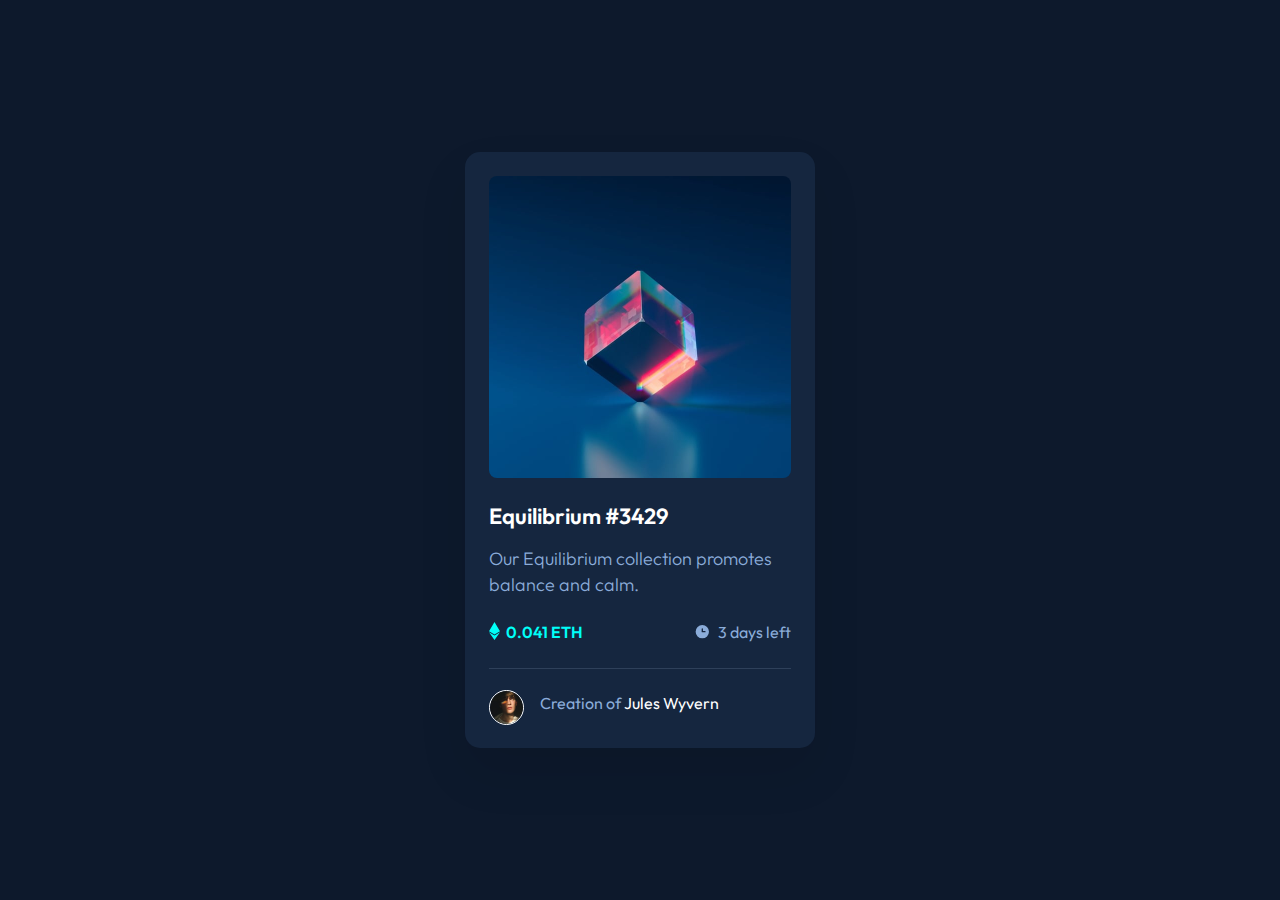
<file: NFT-preview-card/index.html>
<!DOCTYPE html>
<html lang="en">
<head>
  <meta charset="UTF-8">
  <meta name="viewport" content="width=device-width, initial-scale=1.0"> <!-- displays site properly based on user's device -->

  <link rel="icon" type="image/png" sizes="32x32" href="./images/favicon-32x32.png">
  <link rel="preconnect" href="https://fonts.googleapis.com">
  <link rel="preconnect" href="https://fonts.gstatic.com" crossorigin>
  <link href="https://fonts.googleapis.com/css2?family=Outfit:wght@400;600&display=swap" rel="stylesheet">
  
  <title>Frontend Mentor | NFT preview card component</title>
  <link rel="stylesheet" href="design/reset.css" media="screen" />
  <link rel="stylesheet" href="design/style.css" media="screen" />

  <!-- Feel free to remove these styles or customise in your own stylesheet 👍 -->
  <style>
    .attribution { font-size: 11px; text-align: center; }
    .attribution a { color: hsl(228, 45%, 44%); }
  </style>
</head>
<body>
  <div class="main-wrapper">
    <div class="nft-card">
      <div class="nft-card-details">

        <div class="container">
          <img src="images/image-equilibrium.jpg" alt="cube equilibrium">
          <div class="middle">
            <div class="eye">
              <img src="images/Eye.png" alt="eye">
            </div>
          </div>
        </div>

        <h1>Equilibrium #3429</h1>

        <p>Our Equilibrium collection promotes balance and calm.</p>
        <div class="nft-card-info">
          <span class="eth">0.041 ETH</span>
          <span class="deadline">3 days left</span>
        </div>
        <div class="nft-card-author">
          <!-- <div class="rounded-img"> -->
            <img class="avatar" src="images/image-avatar.png" alt="nft card author avatar">
          <!-- </div> -->
          <p class="author">Creation of <span class="author-name">Jules Wyvern</span></p>
        </div>
      </div>
    </div>
  </div>

  <!-- <div class="attribution">
    Challenge by <a href="https://www.frontendmentor.io?ref=challenge" target="_blank">Frontend Mentor</a>. 
    Coded by <a href="#">Liia Kukava</a>.
  </div> -->
</body>
</html>
</file>
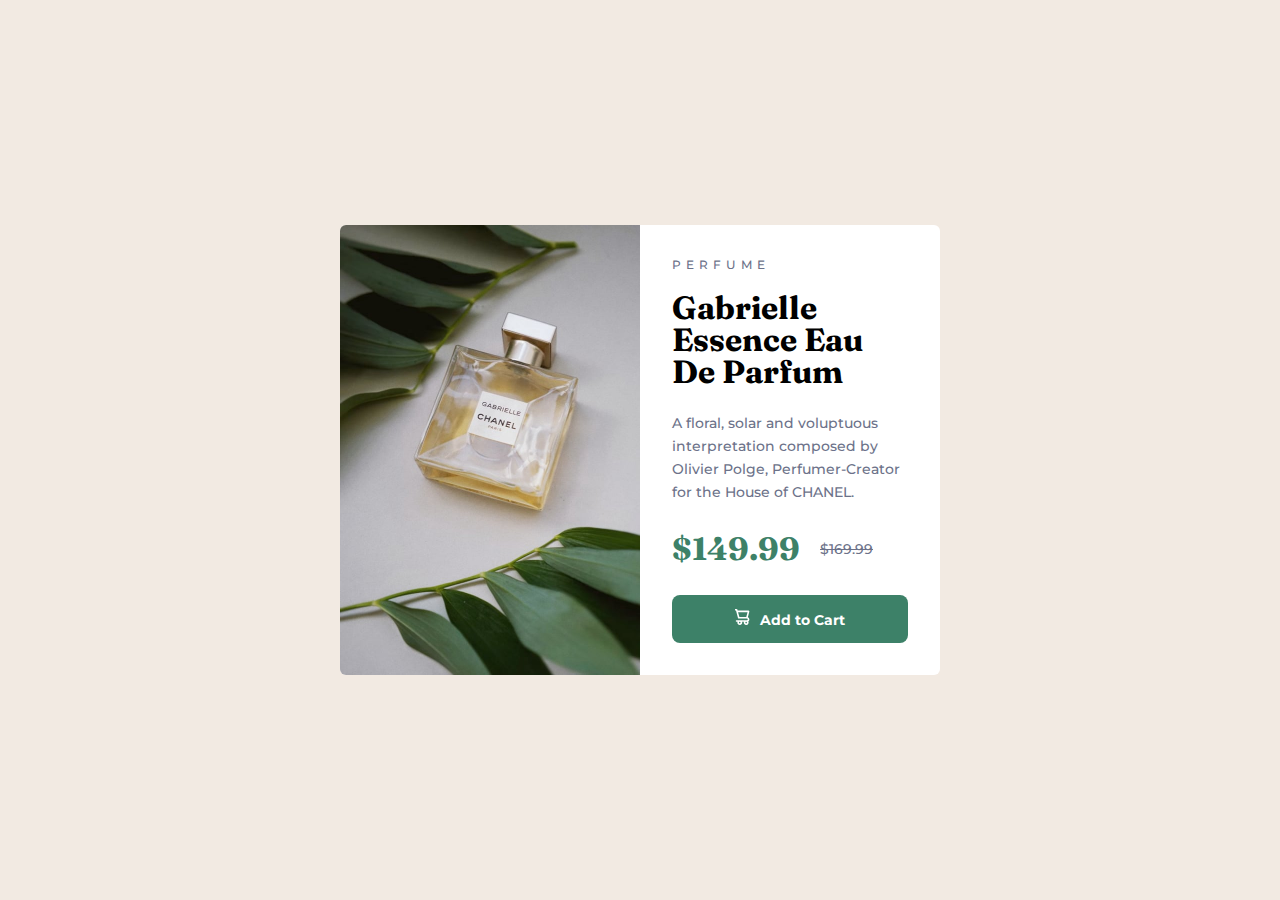
<file: Product-preview-card/index.html>
<!DOCTYPE html>
<html lang="en">
<head>
  <meta charset="UTF-8">
  <meta name="viewport" content="width=device-width, initial-scale=1.0"> <!-- displays site properly based on user's device -->

  <link rel="icon" type="image/png" sizes="32x32" href="./images/favicon-32x32.png">
  
  <title>Frontend Mentor | Product preview card component</title>
  <link rel="stylesheet" href="design/reset.css" media="screen" />
  <link rel="stylesheet" href="design/style.css" media="screen" />
  <link rel="preconnect" href="https://fonts.googleapis.com">
<link rel="preconnect" href="https://fonts.gstatic.com" crossorigin>
<link href="https://fonts.googleapis.com/css2?family=Montserrat:wght@500;700&display=swap" rel="stylesheet">
<link href="https://fonts.googleapis.com/css2?family=Fraunces:opsz,wght@9..144,700&display=swap" rel="stylesheet">

  <!-- Feel free to remove these styles or customise in your own stylesheet 👍 -->
  <style>
    .attribution { font-size: 11px; text-align: center; }
    .attribution a { color: hsl(228, 45%, 44%); }
  </style>
</head>
<body>
  <div class="main-wrapper">
    <div class="card-product">
      <picture>
        <img class="for-mobile" src="images/image-product-mobile.jpg" alt="Parfum preview">
        <img class="for-desktop" src="images/image-product-desktop.jpg" alt="Parfum preview">
      </picture>

    <div class="card-info">
      <p class="perfume">PERFUME</p>

      <h1>Gabrielle Essence Eau De Parfum</h1>

      <p>A floral, solar and voluptuous interpretation composed by Olivier Polge, 
      Perfumer-Creator for the House of CHANEL.</p>

      <div class="card-price">
        <span class="current-price">$149.99</span>
        <span class="no-discount-price">$169.99</span>
      </div>
      <button class="add-to-cart">Add to Cart</button>
    </div>
    </div>
  </div>
  
  <!-- <div class="attribution">
    Challenge by <a href="https://www.frontendmentor.io?ref=challenge" target="_blank">Frontend Mentor</a>. 
    Coded by <a href="#">Your Name Here</a>.
  </div> -->
</body>
</html>
</file>
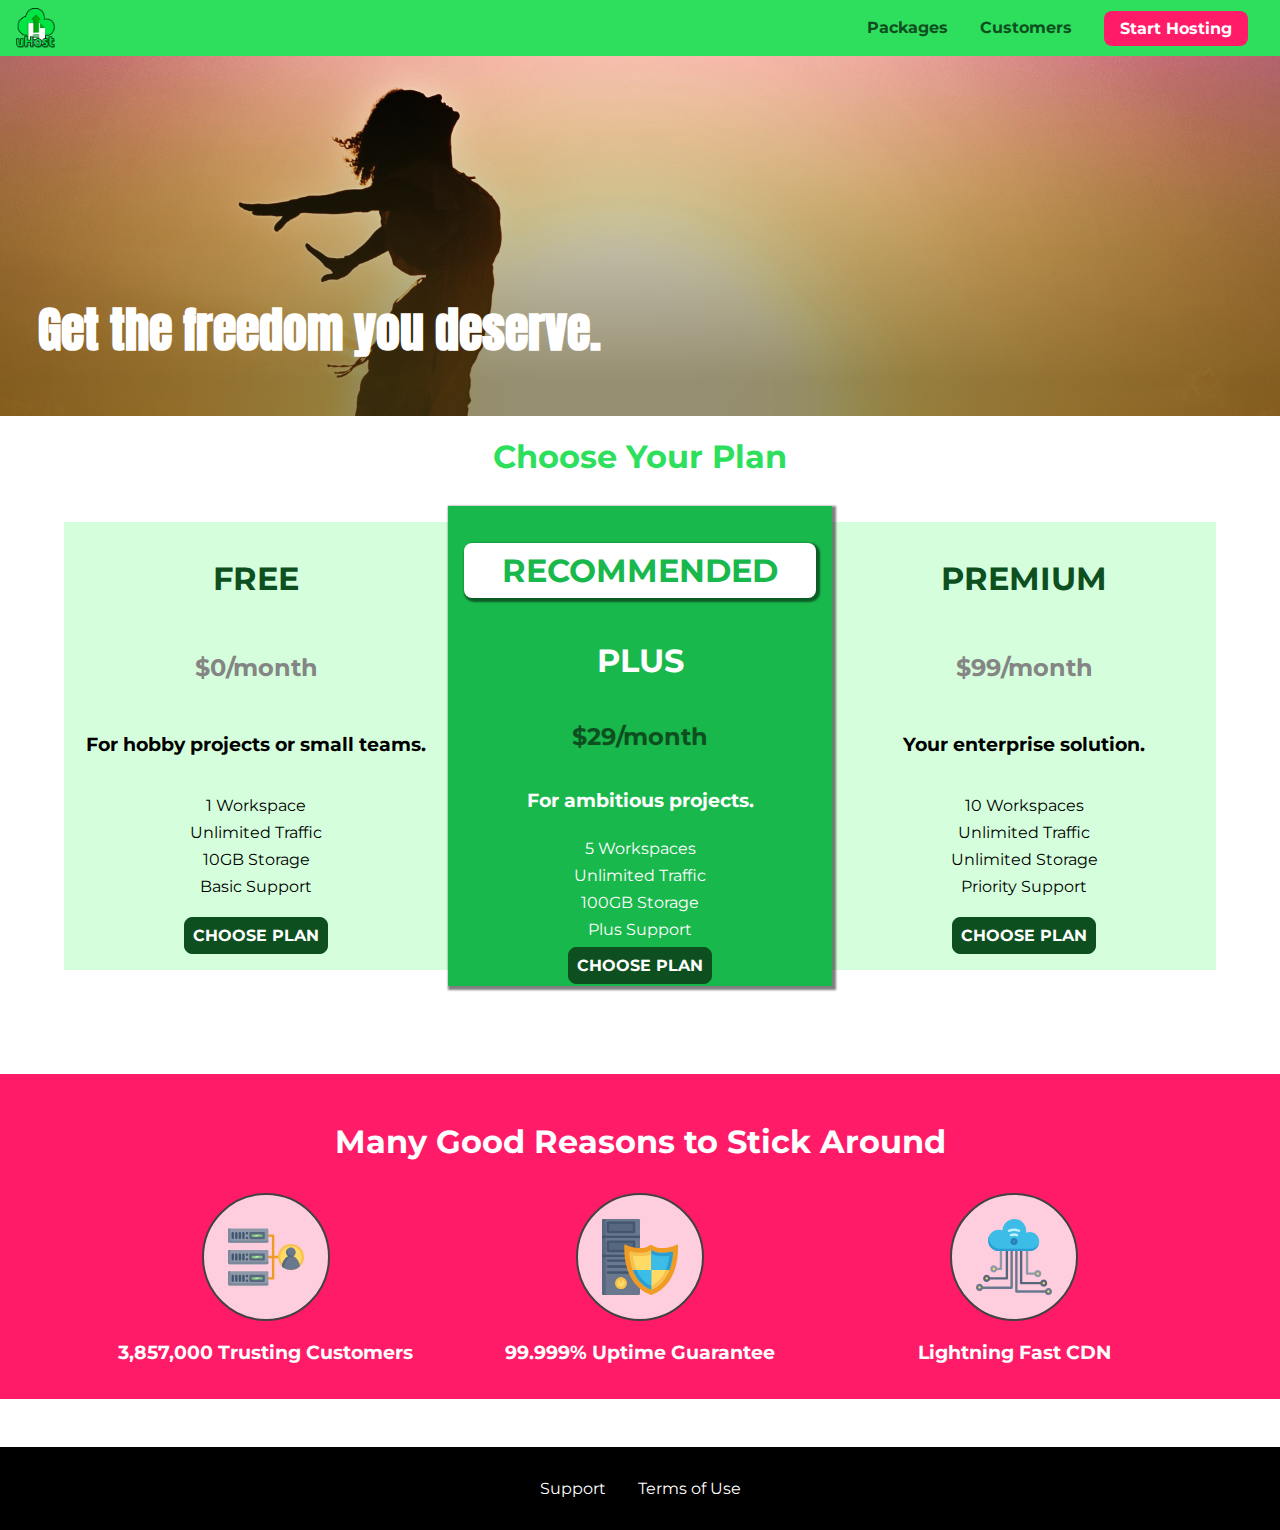
<file: uHost_project/index.html>
<!DOCTYPE html>
<html lang="en">

<head>
    <meta charset="UTF-8">
    <meta http-equiv="X-UA-Compatible" content="ie=edge">
    <meta name="viewport" content="width=device-width, initial-scale=1.0">
    <title>uHost</title>
    <link rel="shortcut icon" href="favicon.png">
    <!-- <link href="https://fonts.googleapis.com/css2?family=Anton&display=swap" rel="stylesheet">
    <link href="https://fonts.googleapis.com/css2?family=Anton&family=Montserrat:wght@400;700&display=swap" rel="stylesheet"> -->
    <link rel="stylesheet" href="shared.css">
    <link rel="stylesheet" href="main.css">
</head>

<body>
    <div class="backdrop"></div>
    <div class="modal">
        <h1 class="modal__title">Do you want to continue?</h1>
        <div class="modal__actions">
            <a href="start-hosting/index.html" class="modal__action">Yes!</a>
            <button class="modal__action modal__action--negative" type="button">No!</button>
        </div>
    </div>
    <header class="main-header">
        <div>
            <button class="toggle-button">
                <span class="toggle-button__bar"></span>
                <span class="toggle-button__bar"></span>
                <span class="toggle-button__bar"></span>
            </button>
            <a href="index.html" class="main-header__brand">
                <img src="images/uhost-icon.png" alt="uHost - Your favorite hosting company">
            </a>
        </div>
        <nav class="main-nav">
            <ul class="main-nav__items">
                <li class="main-nav__item">
                    <a href="packages/index.html">Packages</a>
                </li>
                <li class="main-nav__item">
                    <a href="customers/index.html">Customers</a>
                </li>
                <li class="main-nav__item main-nav__item--cta">
                    <a href="start-hosting/index.html">Start Hosting</a>
                </li>
            </ul>
        </nav>
    </header>
    <nav class="mobile-nav">
        <ul class="mobile-nav__items">
            <li class="mobile-nav__item">
                <a href="packages/index.html">Packages</a>
            </li>
            <li class="mobile-nav__item">
                <a href="customers/index.html">Customers</a>
            </li>
            <li class="mobile-nav__item mobile-nav__item--cta">
                <a href="start-hosting/index.html">Start Hosting</a>
            </li>
        </ul>
    </nav>
    <main>
        <section id="product-overview">
            <h1>Get the freedom you deserve.</h1>
        </section>

        <section id="plans">
            <h1 class="section-title">Choose Your Plan</h1>
            <div class="plan__list">
                <article class="plan">
                    <h1 class="plan__title">FREE</h1>
                    <h2 class="plan__price">$0/month</h2>
                    <h3>For hobby projects or small teams.</h3>
                    <ul class="plan__features">
                        <li class="plan__feature">1 Workspace</li>
                        <li class="plan__feature">Unlimited Traffic</li>
                        <li class="plan__feature">10GB Storage</li>
                        <li class="plan__feature">Basic Support</li>
                    </ul>
                    <div>
                        <button class="button">CHOOSE PLAN</button>
                    </div>
                </article>
                <article class="plan plan--highlighted">
                    <h1 class="plan__annotation">RECOMMENDED</h1>
                    <h1 class="plan__title">PLUS</h1>
                    <h2 class="plan__price">$29/month</h2>
                    <h3>For ambitious projects.</h3>
                    <ul class="plan__features">
                        <li class="plan__feature">5 Workspaces</li>
                        <li class="plan__feature">Unlimited Traffic</li>
                        <li class="plan__feature">100GB Storage</li>
                        <li class="plan__feature">Plus Support</li>
                    </ul>
                    <div>
                        <button class="button">CHOOSE PLAN</button>
                    </div>
                </article>
                <article class="plan">
                    <h1 class="plan__title">PREMIUM</h1>
                    <h2 class="plan__price">$99/month</h2>
                    <h3>Your enterprise solution.</h3>
                    <ul class="plan__features">
                        <li class="plan__feature">10 Workspaces</li>
                        <li class="plan__feature">Unlimited Traffic</li>
                        <li class="plan__feature">Unlimited Storage</li>
                        <li class="plan__feature">Priority Support</li>
                    </ul>
                    <div>
                        <button class="button">CHOOSE PLAN</button>
                    </div>
                </article>
            </div>
        </section>
        <section id="key-features">
            <h1 class="section-title">Many Good Reasons to Stick Around</h1>
            <ul class="key-feature__list">
                <li class="key-feature">
                    <div class="key-feature__image">
                        <svg viewBox="0 0 512 512">
                            <path style="fill:#F09B24;" d="M344,248h-32V112c0-4.418-3.582-8-8-8h-40c-4.418,0-8,3.582-8,8s3.582,8,8,8h32v128h-32  c-4.418,0-8,3.582-8,8s3.582,8,8,8h32v128h-32c-4.418,0-8,3.582-8,8s3.582,8,8,8h40c4.418,0,8-3.582,8-8V264h32c4.418,0,8-3.582,8-8  S348.418,248,344,248z"
                            />
                            <path style="fill:#8E9AA9;" d="M264,64H8c-4.418,0-8,3.582-8,8v80c0,4.418,3.582,8,8,8h256c4.418,0,8-3.582,8-8V72  C272,67.582,268.418,64,264,64z"
                            />
                            <path style="fill:#7C899B;" d="M24,144c-4.418,0-8-3.582-8-8V64H8c-4.418,0-8,3.582-8,8v80c0,4.418,3.582,8,8,8h256  c4.418,0,8-3.582,8-8v-8H24z"
                            />
                            <rect x="152" y="96" style="fill:#B8E3A8;" width="88" height="32" />
                            <g>
                                <polygon style="fill:#7EC97D;" points="152,96 152,128 166,128 198,96  " />
                                <polygon style="fill:#7EC97D;" points="220,96 188,128 240,128 240,96  " />
                            </g>
                            <path style="fill:#56677E;" d="M240,136h-88c-4.418,0-8-3.582-8-8V96c0-4.418,3.582-8,8-8h88c4.418,0,8,3.582,8,8v32  C248,132.418,244.418,136,240,136z M160,120h72v-16h-72V120z"
                            />
                            <g>
                                <path style="fill:#435670;" d="M32,136c-4.418,0-8-3.582-8-8V96c0-4.418,3.582-8,8-8s8,3.582,8,8v32C40,132.418,36.418,136,32,136z   "
                                />
                                <path style="fill:#435670;" d="M56,136c-4.418,0-8-3.582-8-8V96c0-4.418,3.582-8,8-8s8,3.582,8,8v32C64,132.418,60.418,136,56,136z   "
                                />
                                <path style="fill:#435670;" d="M80,136c-4.418,0-8-3.582-8-8V96c0-4.418,3.582-8,8-8s8,3.582,8,8v32C88,132.418,84.418,136,80,136z   "
                                />
                                <path style="fill:#435670;" d="M104,136c-4.418,0-8-3.582-8-8V96c0-4.418,3.582-8,8-8s8,3.582,8,8v32   C112,132.418,108.418,136,104,136z"
                                />
                                <path style="fill:#435670;" d="M128,105c-4.418,0-8-3.582-8-8v-1c0-4.418,3.582-8,8-8s8,3.582,8,8v1   C136,101.418,132.418,105,128,105z"
                                />
                                <path style="fill:#435670;" d="M128,136c-4.418,0-8-3.582-8-8v-1c0-4.418,3.582-8,8-8s8,3.582,8,8v1   C136,132.418,132.418,136,128,136z"
                                />
                            </g>
                            <path style="fill:#8E9AA9;" d="M264,208H8c-4.418,0-8,3.582-8,8v80c0,4.418,3.582,8,8,8h256c4.418,0,8-3.582,8-8v-80  C272,211.582,268.418,208,264,208z"
                            />
                            <path style="fill:#7C899B;" d="M24,288c-4.418,0-8-3.582-8-8v-72H8c-4.418,0-8,3.582-8,8v80c0,4.418,3.582,8,8,8h256  c4.418,0,8-3.582,8-8v-8H24z"
                            />
                            <rect x="152" y="240" style="fill:#B8E3A8;" width="88" height="32" />
                            <g>
                                <polygon style="fill:#7EC97D;" points="152,240 152,272 166,272 198,240  " />
                                <polygon style="fill:#7EC97D;" points="220,240 188,272 240,272 240,240  " />
                            </g>
                            <path style="fill:#56677E;" d="M240,280h-88c-4.418,0-8-3.582-8-8v-32c0-4.418,3.582-8,8-8h88c4.418,0,8,3.582,8,8v32  C248,276.418,244.418,280,240,280z M160,264h72v-16h-72V264z"
                            />
                            <g>
                                <path style="fill:#435670;" d="M32,280c-4.418,0-8-3.582-8-8v-32c0-4.418,3.582-8,8-8s8,3.582,8,8v32C40,276.418,36.418,280,32,280   z"
                                />
                                <path style="fill:#435670;" d="M56,280c-4.418,0-8-3.582-8-8v-32c0-4.418,3.582-8,8-8s8,3.582,8,8v32C64,276.418,60.418,280,56,280   z"
                                />
                                <path style="fill:#435670;" d="M80,280c-4.418,0-8-3.582-8-8v-32c0-4.418,3.582-8,8-8s8,3.582,8,8v32C88,276.418,84.418,280,80,280   z"
                                />
                                <path style="fill:#435670;" d="M104,280c-4.418,0-8-3.582-8-8v-32c0-4.418,3.582-8,8-8s8,3.582,8,8v32   C112,276.418,108.418,280,104,280z"
                                />
                                <path style="fill:#435670;" d="M128,249c-4.418,0-8-3.582-8-8v-1c0-4.418,3.582-8,8-8s8,3.582,8,8v1   C136,245.418,132.418,249,128,249z"
                                />
                                <path style="fill:#435670;" d="M128,280c-4.418,0-8-3.582-8-8v-1c0-4.418,3.582-8,8-8s8,3.582,8,8v1   C136,276.418,132.418,280,128,280z"
                                />
                            </g>
                            <path style="fill:#8E9AA9;" d="M264,352H8c-4.418,0-8,3.582-8,8v80c0,4.418,3.582,8,8,8h256c4.418,0,8-3.582,8-8v-80  C272,355.582,268.418,352,264,352z"
                            />
                            <path style="fill:#7C899B;" d="M24,432c-4.418,0-8-3.582-8-8v-72H8c-4.418,0-8,3.582-8,8v80c0,4.418,3.582,8,8,8h256  c4.418,0,8-3.582,8-8v-8H24z"
                            />
                            <rect x="152" y="384" style="fill:#B8E3A8;" width="88" height="32" />
                            <g>
                                <polygon style="fill:#7EC97D;" points="152,384 152,416 166,416 198,384  " />
                                <polygon style="fill:#7EC97D;" points="220,384 188,416 240,416 240,384  " />
                            </g>
                            <path style="fill:#56677E;" d="M240,424h-88c-4.418,0-8-3.582-8-8v-32c0-4.418,3.582-8,8-8h88c4.418,0,8,3.582,8,8v32  C248,420.418,244.418,424,240,424z M160,408h72v-16h-72V408z"
                            />
                            <g>
                                <path style="fill:#435670;" d="M32,424c-4.418,0-8-3.582-8-8v-32c0-4.418,3.582-8,8-8s8,3.582,8,8v32C40,420.418,36.418,424,32,424   z"
                                />
                                <path style="fill:#435670;" d="M56,424c-4.418,0-8-3.582-8-8v-32c0-4.418,3.582-8,8-8s8,3.582,8,8v32C64,420.418,60.418,424,56,424   z"
                                />
                                <path style="fill:#435670;" d="M80,424c-4.418,0-8-3.582-8-8v-32c0-4.418,3.582-8,8-8s8,3.582,8,8v32C88,420.418,84.418,424,80,424   z"
                                />
                                <path style="fill:#435670;" d="M104,424c-4.418,0-8-3.582-8-8v-32c0-4.418,3.582-8,8-8s8,3.582,8,8v32   C112,420.418,108.418,424,104,424z"
                                />
                                <path style="fill:#435670;" d="M128,393c-4.418,0-8-3.582-8-8v-1c0-4.418,3.582-8,8-8s8,3.582,8,8v1   C136,389.418,132.418,393,128,393z"
                                />
                                <path style="fill:#435670;" d="M128,424c-4.418,0-8-3.582-8-8v-1c0-4.418,3.582-8,8-8s8,3.582,8,8v1   C136,420.418,132.418,424,128,424z"
                                />
                            </g>
                            <path style="fill:#F7C14D;" d="M424,168c-48.523,0-88,39.477-88,88s39.477,88,88,88s88-39.477,88-88S472.523,168,424,168z" />
                            <path style="fill:#FFDB66;" d="M424,184c-39.701,0-72,32.299-72,72s32.299,72,72,72s72-32.299,72-72S463.701,184,424,184z" />
                            <path style="fill:#69788D;" d="M484.893,314.16C476.393,274.588,451.922,248,424,248s-52.393,26.588-60.893,66.16  c-0.605,2.82,0.354,5.749,2.511,7.664C381.731,336.124,402.465,344,424,344s42.269-7.876,58.381-22.176  C484.539,319.909,485.498,316.98,484.893,314.16z"
                            />
                            <path style="fill:#56677E;" d="M434.053,249.171C430.768,248.403,427.411,248,424,248c-27.922,0-52.393,26.588-60.893,66.16  c-0.605,2.82,0.354,5.749,2.511,7.664c3.383,3.002,6.979,5.703,10.734,8.125C384.904,286.243,407.373,255.378,434.053,249.171z"
                            />
                            <path style="fill:#69788D;" d="M424,192c-17.645,0-32,14.355-32,32s14.355,32,32,32s32-14.355,32-32S441.645,192,424,192z" />
                            <path style="fill:#56677E;" d="M432,248c-17.645,0-32-14.355-32-32c0-6.783,2.128-13.076,5.742-18.258  C397.444,203.53,392,213.138,392,224c0,17.645,14.355,32,32,32c10.862,0,20.471-5.444,26.258-13.742  C445.076,245.872,438.783,248,432,248z"
                            />

                        </svg>
                    </div>
                    <p class="key-feature__description">3,857,000 Trusting Customers</p>
                </li>
                <li class="key-feature">
                    <div class="key-feature__image">
                        <svg viewBox="0 0 512 512">
                            <path style="fill:#69788D;" d="M248,0H8C3.582,0,0,3.582,0,8v496c0,4.418,3.582,8,8,8h240c4.418,0,8-3.582,8-8V8  C256,3.582,252.418,0,248,0z"
                            />
                            <path style="fill:#56677E;" d="M24,504V8c0-4.418,3.582-8,8-8H8C3.582,0,0,3.582,0,8v496c0,4.418,3.582,8,8,8h24  C27.582,512,24,508.418,24,504z"
                            />
                            <g>
                                <rect x="0" y="112" style="fill:#435670;" width="256" height="16" />
                                <rect x="0" y="240" style="fill:#435670;" width="256" height="16" />
                            </g>
                            <path style="fill:#F7C14D;" d="M128,392c-22.056,0-40,17.944-40,40s17.944,40,40,40s40-17.944,40-40S150.056,392,128,392z" />
                            <path style="fill:#FFDB66;" d="M128,408c-13.233,0-24,10.767-24,24s10.767,24,24,24s24-10.767,24-24S141.233,408,128,408z" />
                            <path style="fill:#F7C14D;" d="M128,392c-2.739,0-5.414,0.278-8,0.805V424c0,4.418,3.582,8,8,8c4.418,0,8-3.582,8-8v-31.195  C133.414,392.278,130.739,392,128,392z"
                            />
                            <g>
                                <path style="fill:#435670;" d="M216,288H40c-4.418,0-8-3.582-8-8s3.582-8,8-8h176c4.418,0,8,3.582,8,8S220.418,288,216,288z"
                                />
                                <path style="fill:#435670;" d="M216,328H40c-4.418,0-8-3.582-8-8s3.582-8,8-8h176c4.418,0,8,3.582,8,8S220.418,328,216,328z"
                                />
                                <path style="fill:#435670;" d="M216,368H40c-4.418,0-8-3.582-8-8s3.582-8,8-8h176c4.418,0,8,3.582,8,8S220.418,368,216,368z"
                                />
                                <path style="fill:#435670;" d="M216,16H40c-4.418,0-8,3.582-8,8v64c0,4.418,3.582,8,8,8h176c4.418,0,8-3.582,8-8V24   C224,19.582,220.418,16,216,16z"
                                />
                            </g>
                            <rect x="48" y="32" style="fill:#56677E;" width="160" height="48" />
                            <path style="fill:#435670;" d="M216,144H40c-4.418,0-8,3.582-8,8v64c0,4.418,3.582,8,8,8h176c4.418,0,8-3.582,8-8v-64  C224,147.582,220.418,144,216,144z"
                            />
                            <rect x="48" y="160" style="fill:#56677E;" width="160" height="48" />
                            <path style="fill:#F09B24;" d="M511.747,180.237c-0.194-6.537-8.107-10.107-13.135-5.894c-5.6,4.693-42.904,21.282-98.514,21.282  c-33.45,0-64.625-20.999-64.929-21.206c-2.9-1.991-6.764-1.85-9.512,0.346c-2.677,2.135-27.201,20.86-63.793,20.86  c-55.607,0-92.914-16.589-98.515-21.282c-5.028-4.211-12.941-0.645-13.135,5.894c-1.634,54.834,4.655,105.941,18.693,151.903  c12.096,39.604,29.759,74.047,52.497,102.373c27.538,34.304,62.743,59.882,104.66,76.045c3.069,1.918,6.757,1.921,9.83,0  c41.917-16.163,77.122-41.741,104.66-76.045c22.738-28.326,40.401-62.77,52.497-102.373  C507.092,286.179,513.381,235.071,511.747,180.237z"
                            />
                            <path style="fill:#F7C14D;" d="M476.21,221.226c-1.953-1.631-4.568-2.235-7.036-1.628c-21.686,5.327-44.926,8.028-69.075,8.028  c-25.926,0-49.633-8.975-64.955-16.504c-2.307-1.134-5.016-1.091-7.284,0.116c-14.059,7.477-36.919,16.388-65.994,16.388  c-24.153,0-47.394-2.701-69.075-8.028c-5.155-1.268-10.221,2.966-9.894,8.261c2.077,33.693,7.668,65.635,16.616,94.935  c22.774,74.565,66.139,126.334,128.888,153.868c2.032,0.891,4.397,0.891,6.43,0c61.777-27.107,104.716-78.876,127.62-153.868  c8.948-29.3,14.539-61.241,16.616-94.935C479.224,225.319,478.163,222.856,476.21,221.226z"
                            />
                            <path style="fill:#FFDB66;" d="M331.609,451.727c-52.604-25.289-89.304-70.987-109.144-135.944  c-6.532-21.39-11.162-44.336-13.82-68.447c17.133,2.852,34.952,4.291,53.22,4.291c29.394,0,53.376-7.793,69.978-15.561  c17.44,7.736,41.656,15.561,68.256,15.561c18.267,0,36.085-1.439,53.219-4.291c-2.659,24.112-7.288,47.06-13.82,68.448  C419.545,381.108,383.27,426.805,331.609,451.727z"
                            />
                            <g>
                                <path style="fill:#2C9DD4;" d="M479.066,227.858c0.157-2.539-0.903-5.002-2.856-6.633s-4.568-2.235-7.036-1.628   c-21.686,5.327-44.926,8.028-69.075,8.028c-25.926,0-49.633-8.975-64.955-16.504c-1.057-0.52-2.2-0.78-3.345-0.806l-0.072,133.351   h123.601c2.556-6.746,4.933-13.702,7.123-20.874C471.398,293.493,476.989,261.552,479.066,227.858z"
                                />
                                <path style="fill:#2C9DD4;" d="M206.658,343.667c24.153,63.42,65.028,108.108,121.743,132.995c1.031,0.452,2.147,0.673,3.263,0.666   l0.063-133.661H206.658z"
                                />
                            </g>
                            <g>
                                <path style="fill:#3CBDE8;" d="M439.497,315.783c6.532-21.389,11.161-44.336,13.82-68.448c-17.134,2.852-34.952,4.291-53.219,4.291   c-26.6,0-50.815-7.824-68.256-15.561l-0.116,107.601h97.758C433.179,334.807,436.524,325.518,439.497,315.783z"
                                />
                                <path style="fill:#3CBDE8;" d="M232.523,343.667c21.144,50.298,54.363,86.56,99.087,108.06l0.117-108.06H232.523z" />
                            </g>
                        </svg>
                    </div>
                    <p class="key-feature__description">99.999% Uptime Guarantee</p>
                </li>
                <li class="key-feature">
                    <div class="key-feature__image">
                        <svg viewBox="0 0 512 512">
                            <path style="fill:#8E9AA9;" d="M168,200c-4.418,0-8,3.582-8,8v120h-17.376c-3.302-9.311-12.194-16-22.624-16  c-13.234,0-24,10.767-24,24s10.766,24,24,24c10.429,0,19.321-6.689,22.624-16H168c4.418,0,8-3.582,8-8V208  C176,203.582,172.418,200,168,200z"
                            />
                            <path style="fill:#FFDB66;" d="M120,328c-4.411,0-8,3.589-8,8s3.589,8,8,8s8-3.589,8-8S124.411,328,120,328z" />
                            <path style="fill:#56677E;" d="M208,200c-4.418,0-8,3.582-8,8v184H94.624C91.322,382.689,82.43,376,72,376  c-13.234,0-24,10.767-24,24s10.766,24,24,24c10.429,0,19.321-6.689,22.624-16H208c4.418,0,8-3.582,8-8V208  C216,203.582,212.418,200,208,200z"
                            />
                            <path style="fill:#FFDB66;" d="M72,392c-4.411,0-8,3.589-8,8s3.589,8,8,8s8-3.589,8-8S76.411,392,72,392z" />
                            <path style="fill:#69788D;" d="M240,208c-4.418,0-8,3.582-8,8v239H47.24c-2.671-10.34-12.078-18-23.24-18c-13.234,0-24,10.767-24,24  s10.766,24,24,24c9.666,0,18.009-5.747,21.809-14H240c4.418,0,8-3.582,8-8V216C248,211.582,244.418,208,240,208z"
                            />
                            <path style="fill:#FFDB66;" d="M24,453c-4.411,0-8,3.589-8,8s3.589,8,8,8s8-3.589,8-8S28.411,453,24,453z" />
                            <path style="fill:#69788D;" d="M488,464c-10.429,0-19.321,6.689-22.624,16H280V208c0-4.418-3.582-8-8-8s-8,3.582-8,8v280  c0,4.418,3.582,8,8,8h193.376c3.302,9.311,12.194,16,22.624,16c13.234,0,24-10.767,24-24S501.234,464,488,464z"
                            />
                            <path style="fill:#FFDB66;" d="M488,480c-4.411,0-8,3.589-8,8s3.589,8,8,8s8-3.589,8-8S492.411,480,488,480z" />
                            <path style="fill:#56677E;" d="M456,408c-10.429,0-19.321,6.689-22.624,16H312V208c0-4.418-3.582-8-8-8s-8,3.582-8,8v224  c0,4.418,3.582,8,8,8h129.376c3.302,9.311,12.194,16,22.624,16c13.234,0,24-10.767,24-24S469.234,408,456,408z"
                            />
                            <path style="fill:#FFDB66;" d="M456,424c-4.411,0-8,3.589-8,8s3.589,8,8,8s8-3.589,8-8S460.411,424,456,424z" />
                            <path style="fill:#8E9AA9;" d="M416,344c-10.429,0-19.321,6.689-22.624,16H352V208c0-4.418-3.582-8-8-8s-8,3.582-8,8v160  c0,4.418,3.582,8,8,8h49.376c3.302,9.311,12.194,16,22.624,16c13.234,0,24-10.767,24-24S429.234,344,416,344z"
                            />
                            <path style="fill:#FFDB66;" d="M416,360c-4.411,0-8,3.589-8,8s3.589,8,8,8s8-3.589,8-8S420.411,360,416,360z" />
                            <path style="fill:#3CBDE8;" d="M362,88c-8.741,0-17.231,1.751-25.06,5.085C337.646,88.797,338,84.43,338,80  c0-44.112-35.888-80-80-80c-42.823,0-77.895,33.816-79.909,76.149C170.393,73.415,162.244,72,154,72c-39.701,0-72,32.299-72,72  s32.299,72,72,72h208c35.29,0,64-28.71,64-64S397.29,88,362,88z"
                            />
                            <path style="fill:#2C9DD4;" d="M368,200H160c-39.701,0-72-32.299-72-72c0-5.863,0.721-11.559,2.05-17.019  C84.918,120.88,82,132.102,82,144c0,39.701,32.299,72,72,72h208c30.389,0,55.88-21.296,62.379-49.743  C413.565,186.327,392.352,200,368,200z"
                            />
                            <path style="fill:#2A7DB5;" d="M256,128c-13.234,0-24,10.767-24,24s10.766,24,24,24c13.233,0,24-10.767,24-24S269.233,128,256,128z"
                            />
                            <path style="fill:#2C9DD4;" d="M256,144c-4.411,0-8,3.589-8,8s3.589,8,8,8c4.411,0,8-3.589,8-8S260.411,144,256,144z" />
                            <g>
                                <path style="fill:#C5F1FA;" d="M221.755,87.695c-2.994,0-5.864-1.688-7.233-4.572c-1.894-3.991-0.194-8.763,3.798-10.657   C230.157,66.849,242.834,64,256,64c13.166,0,25.844,2.849,37.68,8.466c3.992,1.895,5.692,6.666,3.798,10.657   s-6.666,5.692-10.657,3.798C277.144,82.328,266.774,80,256,80c-10.774,0-21.144,2.328-30.821,6.921   C224.072,87.446,222.904,87.695,221.755,87.695z"
                                />
                                <path style="fill:#C5F1FA;" d="M276.545,116.618c-1.148,0-2.316-0.249-3.424-0.774C267.745,113.293,261.985,112,256,112   c-5.985,0-11.745,1.293-17.121,3.844c-3.991,1.895-8.763,0.192-10.657-3.798c-1.894-3.992-0.193-8.764,3.798-10.657   C239.557,97.813,247.625,96,256,96c8.376,0,16.444,1.813,23.98,5.389c3.991,1.894,5.692,6.665,3.798,10.657   C282.41,114.93,279.539,116.618,276.545,116.618z"
                                />
                            </g>

                        </svg>
                    </div>
                    <p class="key-feature__description">Lightning Fast CDN</p>
                </li>
            </ul>
        </section>
    </main>
    <footer class="main-footer">
        <nav>
            <ul class="main-footer__links">
                <li class="main-footer__link">
                    <a href="#">Support</a>
                </li>
                <li class="main-footer__link">
                    <a href="#">Terms of Use</a>
                </li>
            </ul>
        </nav>
    </footer>
    <script src="shared.js"></script>
</body>

</html>

<!-- lesson 5 video 15 -->
</file>
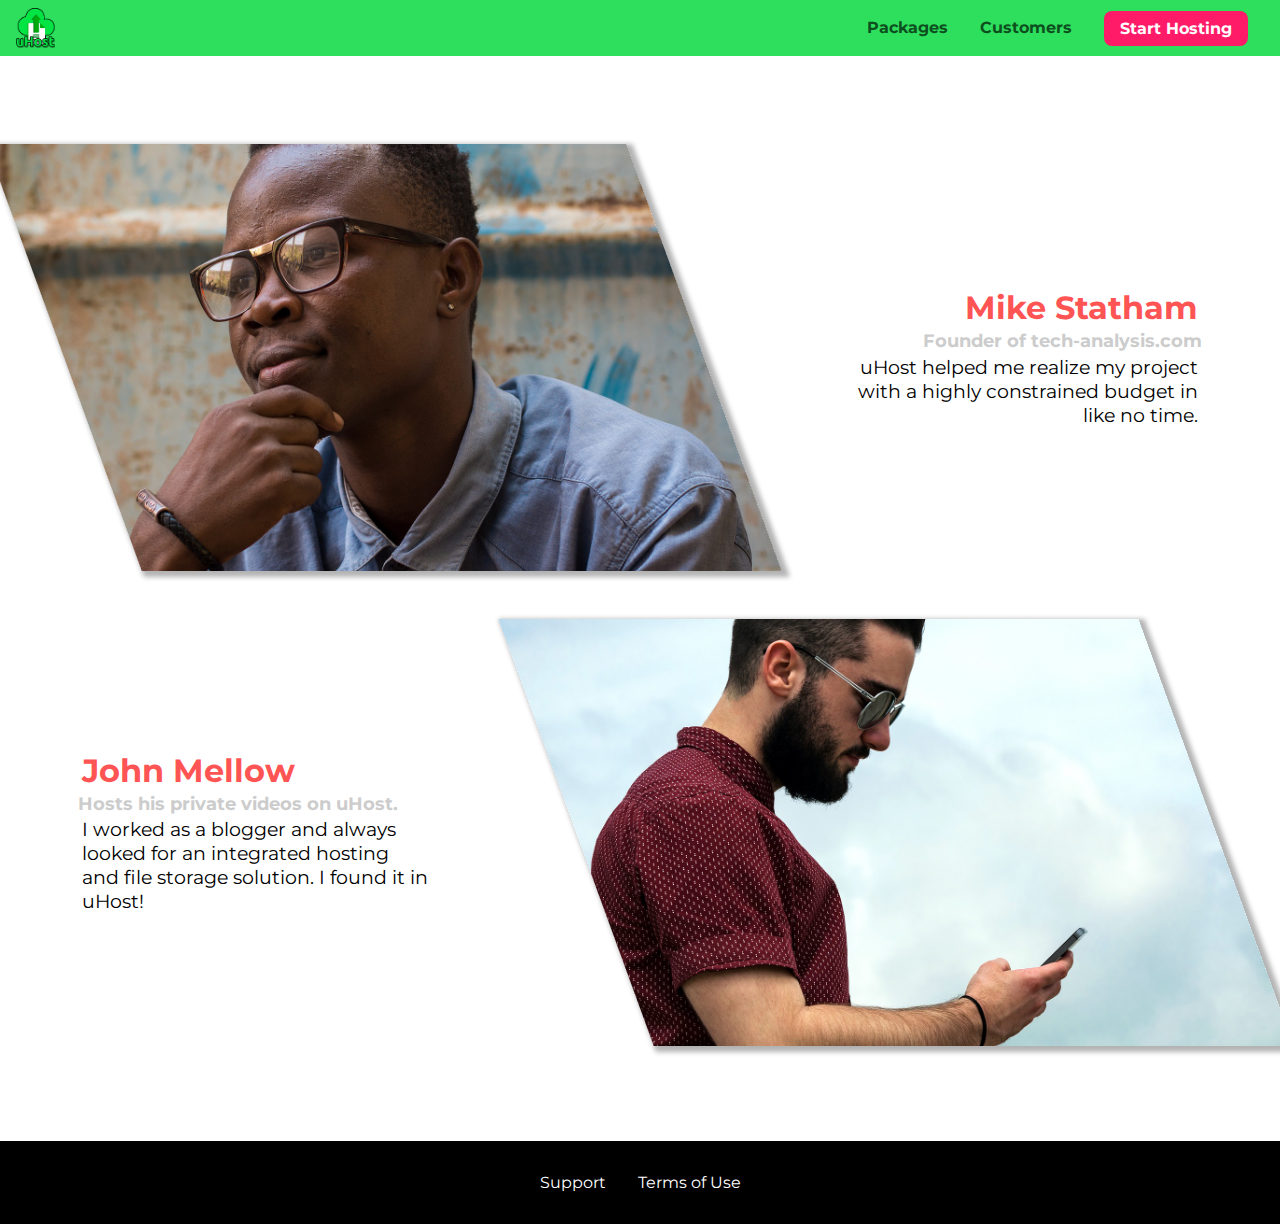
<file: uHost_project/customers/index.html>
<!DOCTYPE html>
<html lang="en">

<head>
    <meta charset="UTF-8">
    <meta name="viewport" content="width=device-width, initial-scale=1.0">
    <meta http-equiv="X-UA-Compatible" content="ie=edge">
    <meta name="viewport" content="width=device-width, initial-scale=1.0">
    <title>uHost Customers</title>
    <link rel="shortcut icon" href="../favicon.png">
    <!-- <link href="https://fonts.googleapis.com/css?family=Anton|Montserrat:400,700" rel="stylesheet"> -->
    <link rel="stylesheet" href="../shared.css">
    <link rel="stylesheet" href="customers.css">
</head>

<body>
    <div class="backdrop"></div>
    <header class="main-header">
        <div>
            <button class="toggle-button">
                <span class="toggle-button__bar"></span>
                <span class="toggle-button__bar"></span>
                <span class="toggle-button__bar"></span>
            </button>
            <a href="../index.html" class="main-header__brand">
                <img src="../images/uhost-icon.png" alt="uHost - Your favorite hosting company">
            </a>
        </div>
        <nav class="main-nav">
            <ul class="main-nav__items">
                <li class="main-nav__item">
                    <a href="../packages/index.html">Packages</a>
                </li>
                <li class="main-nav__item">
                    <a href="index.html">Customers</a>
                </li>
                <li class="main-nav__item main-nav__item--cta">
                    <a href="../start-hosting/index.html">Start Hosting</a>
                </li>
            </ul>
        </nav>
    </header>
    <nav class="mobile-nav">
        <ul class="mobile-nav__items">
            <li class="mobile-nav__item">
                <a href="../packages/index.html">Packages</a>
            </li>
            <li class="mobile-nav__item">
                <a href="index.html">Customers</a>
            </li>
            <li class="mobile-nav__item mobile-nav__item--cta">
                <a href="../start-hosting/index.html">Start Hosting</a>
            </li>
        </ul>
    </nav>
    <main>
        <div>
            <div class="testimonial" id="customer-1">
                <div class="testimonial__image-container">
                    <img src="../images/customer-1.jpg" alt="Mike Statham - Customer" class="testimonial__image">
                </div>
                <div class="testimonial__info">
                    <h1 class="testimonial__name">Mike Statham</h1>
                    <h2 class="testimonial__subtitle">Founder of
                        <a href="tech-analysis.com">tech-analysis.com</a>
                    </h2>
                    <p class="testimonial__text">uHost helped me realize my project with a highly constrained budget in like no time.</p>
                </div>
            </div>
            <div class="testimonial" id="customer-2">

                <div class="testimonial__info">
                    <h1 class="testimonial__name">John Mellow</h1>
                    <h2 class="testimonial__subtitle">Hosts his private videos on uHost.
                    </h2>
                    <p class="testimonial__text">I worked as a blogger and always looked for an integrated hosting and file storage solution. I found
                        it in uHost!
                    </p>
                </div>
                <div class="testimonial__image-container">
                    <img src="../images/customer-2.jpg" alt="John Mellow - Customer" class="testimonial__image">
                </div>
            </div>
        </div>
    </main>
    <footer class="main-footer">
        <nav>
            <ul class="main-footer__links">
                <li class="main-footer__link">
                    <a href="#">Support</a>
                </li>
                <li class="main-footer__link">
                    <a href="#">Terms of Use</a>
                </li>
            </ul>
        </nav>
    </footer>
    <script src="../shared.js"></script>
</body>

</html>
</file>
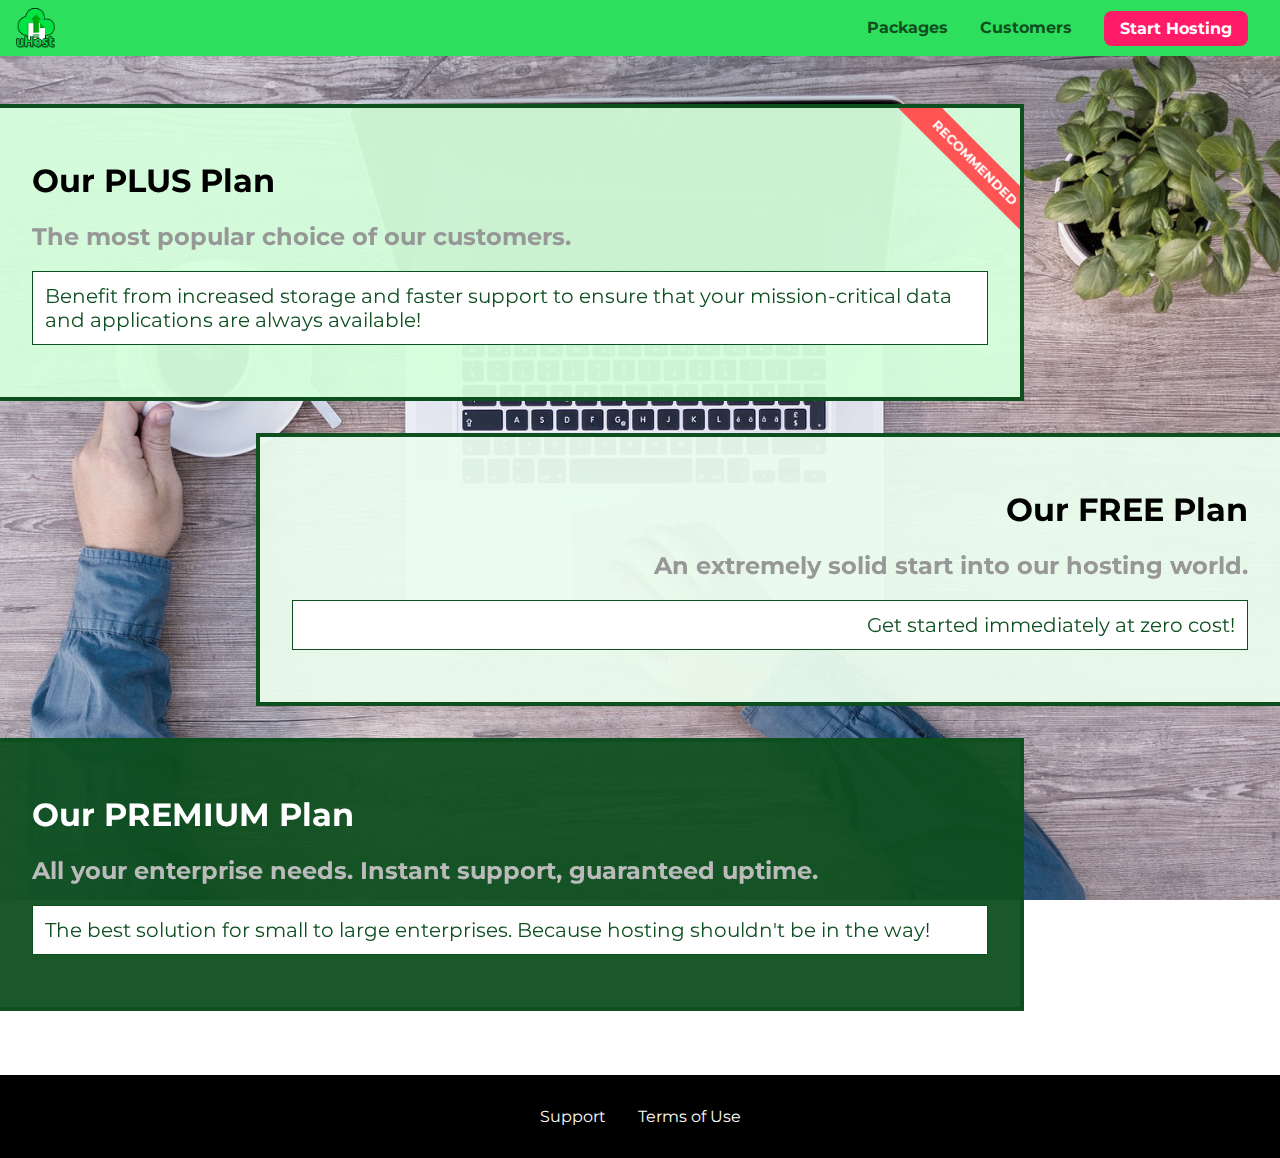
<file: uHost_project/packages/index.html>
<!DOCTYPE html>
<html lang="en">

<head>
    <meta charset="UTF-8">
    <meta http-equiv="X-UA-Compatible" content="ie=edge">
    <meta name="viewport" content="width=device-width, initial-scale=1.0">
    <title>uHost</title>
    <link rel="shortcut icon" href="../favicon.png">
    <!-- <link href="https://fonts.googleapis.com/css?family=Montserrat:400,700" rel="stylesheet">
    <link href="https://fonts.googleapis.com/css?family=Roboto" rel="stylesheet"> -->
    <link rel="stylesheet" href="../shared.css">
    <link rel="stylesheet" href="packages.css">
</head>

<body>
    <div class="backdrop"></div>
    <div class="background"></div>
    <header class="main-header">
        <div>
            <button class="toggle-button">
                <span class="toggle-button__bar"></span>
                <span class="toggle-button__bar"></span>
                <span class="toggle-button__bar"></span>
            </button>
            <a href="../index.html" class="main-header__brand">
                <img src="../images/uhost-icon.png" alt="uHost - Your favorite hosting company">
            </a>
        </div>
        <nav class="main-nav">
            <ul class="main-nav__items">
                <li class="main-nav__item">
                    <a href="index.html">Packages</a>
                </li>
                <li class="main-nav__item">
                    <a href="../customers/index.html">Customers</a>
                </li>
                <li class="main-nav__item main-nav__item--cta">
                    <a href="../start-hosting/index.html">Start Hosting</a>
                </li>
            </ul>
        </nav>
    </header>
    <nav class="mobile-nav">
        <ul class="mobile-nav__items">
            <li class="mobile-nav__item">
                <a href="index.html">Packages</a>
            </li>
            <li class="mobile-nav__item">
                <a href="../customers/index.html">Customers</a>
            </li>
            <li class="mobile-nav__item mobile-nav__item--cta">
                <a href="../start-hosting/index.html">Start Hosting</a>
            </li>
        </ul>
    </nav>
    <main>
        <section class="package" id="plus">
            <a href="#">
                <h1 class="package__title">Our PLUS Plan</h1>
                <h2 class="package__badge">RECOMMENDED</h2>
                <h2 class="package__subtitle">The most popular choice of our customers.</h2>
                <p class="package__info">Benefit from increased storage and faster support to ensure that your mission-critical data and applications
                    are always available!</p>
            </a>
        </section>
        <section class="package" id="free">
            <a href="#">
                <h1 class="package__title">Our FREE Plan</h1>
                <h2 class="package__subtitle">An extremely solid start into our hosting world.</h2>
                <p class="package__info">Get started immediately at zero cost!</p>
            </a>
        </section>
        <div class="clearfix"></div>
        <section class="package" id="premium">
            <a href="#">
                <h1 class="package__title">Our PREMIUM Plan</h1>
                <h2 class="package__subtitle">All your enterprise needs. Instant support, guaranteed uptime. </h2>
                <p class="package__info">The best solution for small to large enterprises. Because hosting shouldn't be in the way!</p>
            </a>
        </section>
    </main>
    <footer class="main-footer">
        <nav>
            <ul class="main-footer__links">
                <li class="main-footer__link">
                    <a href="#">Support</a>
                </li>
                <li class="main-footer__link">
                    <a href="#">Terms of Use</a>
                </li>
            </ul>
        </nav>
    </footer>
    <script src="../shared.js"></script>
</body>

</html>
</file>
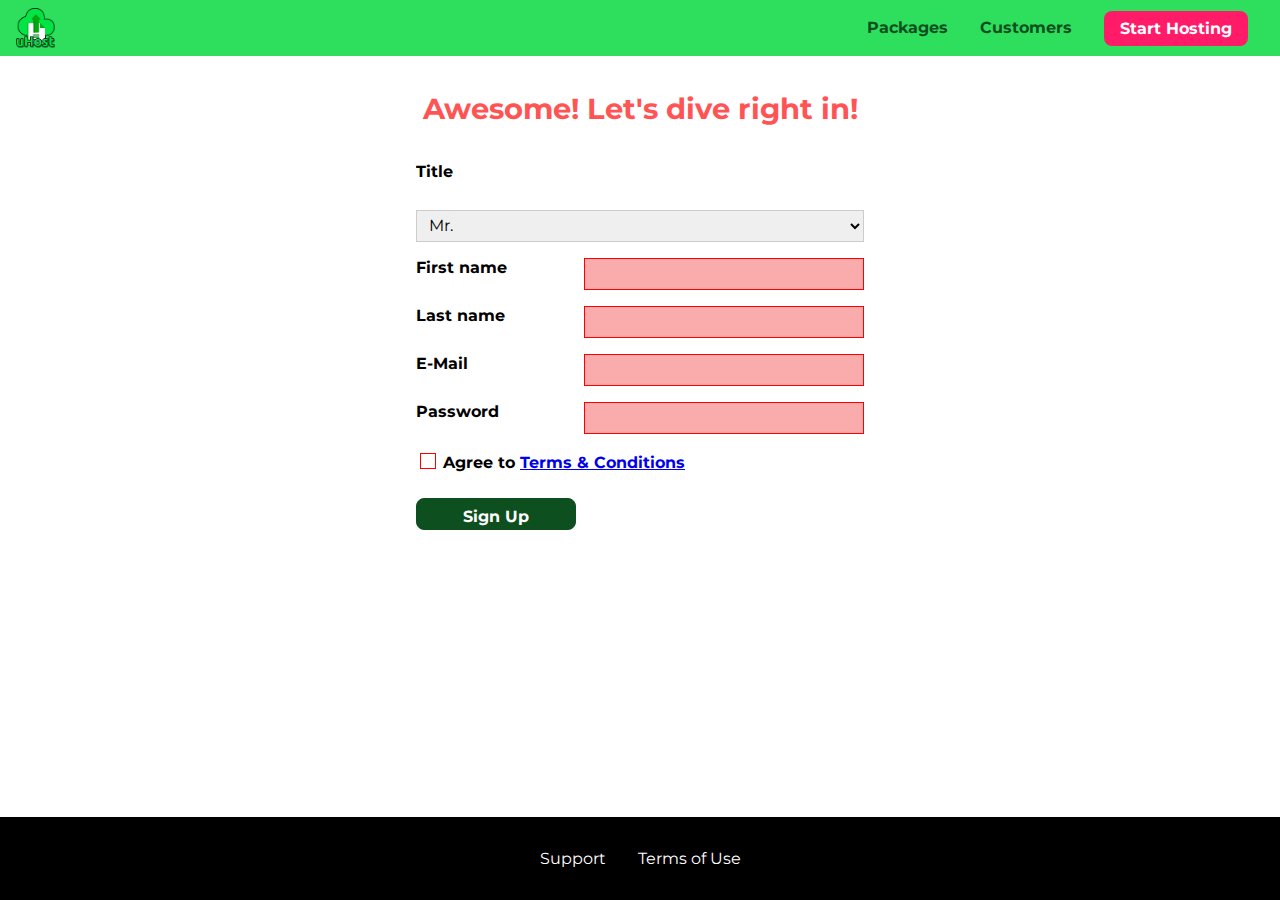
<file: uHost_project/start-hosting/index.html>
<!DOCTYPE html>
<html lang="en">

<head>
    <meta charset="UTF-8">
    <meta name="viewport" content="width=device-width, initial-scale=1.0">
    <meta http-equiv="X-UA-Compatible" content="ie=edge">
    <title>uHost Signup</title>
    <link rel="shortcut icon" href="../favicon.png">
    <!-- <link href="https://fonts.googleapis.com/css?family=Anton|Montserrat:400,700" rel="stylesheet"> -->
    <link rel="stylesheet" href="../shared.css">
    <link rel="stylesheet" href="start-hosting.css">
</head>

<body>
    <div class="backdrop"></div>
    <header class="main-header">
        <div>
            <button class="toggle-button">
                <span class="toggle-button__bar"></span>
                <span class="toggle-button__bar"></span>
                <span class="toggle-button__bar"></span>
            </button>
            <a href="../index.html" class="main-header__brand">
                <img src="../images/uhost-icon.png" alt="uHost - Your favorite hosting company">
            </a>
        </div>
        <nav class="main-nav">
            <ul class="main-nav__items">
                <li class="main-nav__item">
                    <a href="../packages/index.html">Packages</a>
                </li>
                <li class="main-nav__item">
                    <a href="../customers/index.html">Customers</a>
                </li>
                <li class="main-nav__item main-nav__item--cta">
                    <a href="index.html">Start Hosting</a>
                </li>
            </ul>
        </nav>
    </header>
    <nav class="mobile-nav">
        <ul class="mobile-nav__items">
            <li class="mobile-nav__item">
                <a href="../packages/index.html">Packages</a>
            </li>
            <li class="mobile-nav__item">
                <a href="../customers/index.html">Customers</a>
            </li>
            <li class="mobile-nav__item mobile-nav__item--cta">
                <a href="index.html">Start Hosting</a>
            </li>
        </ul>
    </nav>
    <main class="signup-page">
        <h1 class="signup-title">Awesome! Let's dive right in!</h1>
        <form action="index.html" class="signup-form">
            <label for="title">Title</label>
            <select id="title">
                <option value="mr">Mr.</option>
                <option value="ms">Ms.</option>
            </select>
            <label for="first-name">First name</label>
            <input type="text" id="first-name" required>
            <label for="last-name">Last name</label>
            <input type="text" id="last-name" required>
            <label for="email">E-Mail</label>
            <input type="email" id="email" required>
            <label for="password">Password</label>
            <input type="password" id="password" required>
            <div class="signup-form__checkbox">
                <input type="checkbox" id="agree-terms" required>
                <label for="agree-terms">Agree to
                    <a href="#">Terms &amp; Conditions</a>
                </label>
            </div>
            <button type="submit" class="button">Sign Up</button>
        </form>
    </main>
    <footer class="main-footer">
        <nav>
            <ul class="main-footer__links">
                <li class="main-footer__link">
                    <a href="#">Support</a>
                </li>
                <li class="main-footer__link">
                    <a href="#">Terms of Use</a>
                </li>
            </ul>
        </nav>
    </footer>
    <script src="../shared.js"></script>
</body>

</html>
</file>
<file: NFT-preview-card/design/style.css>
body {
  background-color: #0D192C;
}
.main-wrapper {
  display: flex;
  align-items: center;
  justify-content: center;
  height: 100vh;
}

.nft-card {
  width: 327px;
  height: 543px;
  background: #15263F;
  box-shadow: 0px 25px 50px rgba(0, 0, 0, 0.0952917);
  border-radius: 15px;
}

	@media (min-width: 1024px) {
		.nft-card {
			height: 596px;
			width: 350px;
		}
	}

.nft-card-details {
  margin: 24px;
}

img {
  width: 278px;
  height: 278px;
  object-fit: cover;
  border-radius: 8px;
}

@media (min-width: 1024px) {
	img {
		height: 302px;
		width: 302px;
	}
}

.container {
	display: grid;
	grid-template: 1fr / 1fr;
}

.container > * {
	grid-column: 1 / 1;
	grid-row: 1 / 1;
}

.middle {
	width: 278px;
  height: 278px;
  transition: .5s ease;
  text-align: center;
	background: rgba(0, 255, 248, 0);
	mix-blend-mode: normal;
	border-radius: 8px;
	display: grid;
	justify-items: center;
	align-items: center;
}

@media (min-width: 1024px) {
	.middle {
		height: 302px;
		width: 302px;
	}
}

.eye {
	display: none;
}

.eye img {
	width: 48px;
	height: 48px;
}

.middle:hover{
	background: rgba(0, 255, 248, 0.5);
}

.middle:hover > .eye {
	display: block;
}

h1 {
  font-family: 'Outfit';
  font-style: normal;
  font-weight: 600;
  font-size: 22px;
  line-height: 28px;
  color: #FFFFFF;
	padding-top: 24px;
}

h1:hover {
	color: #00FFF8;
	cursor: pointer;
}

p, span {
  font-family: 'Outfit';
  font-style: normal;
  font-weight: 300;
  font-size: 18px;
  line-height: 26px;
  color: #8BACD9;
  padding: 12px 0 16px 0;
}

@media (min-width: 1024px) {
	p, span {
		padding: 16px 0 24px 0;
	}
}

.nft-card-info {
  display: flex;
  justify-content: space-between;
}

.eth {
  font-family: 'Outfit';
  font-style: normal;
  font-weight: 600;
  font-size: 15px;
  line-height: 19px;
  color: #00FFF8;
  display: flex;
  padding-top: 0px;
}

.eth::before {
  content: url('../images/icon-ethereum.svg');
  padding-right: 6px;
  display: flex;
  align-items: center;
}

.deadline {
  font-family: 'Outfit';
  font-style: normal;
  font-weight: 400;
  font-size: 15px;
  line-height: 19px;
  color: #8BACD9;
  display: flex;
  padding-top: 0px;
}

.deadline::before {
  content: url(../images/icon-clock.svg);
  padding-right: 7px;
  display: flex;
  align-items: center;
}

.nft-card-author {
  border-top: solid 1px #2E405A;
  padding-top: 8px;
	display: flex;
	gap: 16px;
	align-items: center;
}

.avatar {
  width: 33px;
  height: 33px;
  display: inline-block;
  border: 1px solid #FFFFFF;
  border-radius: 50%;
	padding-bottom: 0;
}

.author {
	font-weight: 400;
	font-size: 15px;
	line-height: 19px;
	display: inline-block;
}

.author-name {
	font-weight: 400;
	font-size: 15px;
	line-height: 19px;
	color: #FFFFFF;
}

.author-name:hover {
	color: #00FFF8;
	cursor: pointer;
}

@media (min-width: 1024px) {
	.eth, .deadline, .author, .author-name {
		font-size: 16px;
		line-height: 20px;
	}
}
</file>
<file: Product-preview-card/design/style.css>
body {
    background-color: #F2EAE2;
}

.for-desktop {
    display: none;
}

.main-wrapper {
    height: 100vh;
    display: flex;
    justify-content: center;
    align-items: center;
}
.card-product {
    width: 343px; 
    height: 611px;
    display: block;
    background-color: #fff;
    border-radius: 6px;
}

img {
    max-width: 100%;
    height: auto;
    object-fit: cover;
    border-radius: 6px 6px 0 0;
  }

.card-info {
    margin: 24px;
}

p, span {
    color: #6C7289;
    font-family: 'Montserrat';
    font-style: normal;
    font-weight: 500;
    font-size: 14px;
    line-height: 23px;
}

.perfume {
    font-size: 12px;
    line-height: 15px;
    letter-spacing: 5px;
}

h1 {
    font-family: 'Fraunces';
    font-style: normal;
    font-weight: 700;
    font-size: 32px;
    line-height: 32px;
    padding: 12px 0 16px;
}

.card-price {
    margin: 24px 0 20px;
    display: flex;
    align-items: center;
}

.current-price {
    font-family: 'Fraunces';
    font-style: normal;
    font-weight: 700;
    font-size: 32px;
    line-height: 32px;
    color: #3D8168;
    margin-right: 20px;
}

.no-discount-price {
    text-decoration-line: line-through;
}

.add-to-cart {
    width: 295px;
    height: 48px;
    background: #3D8168;
    border-radius: 8px;
    border: none;
    font-family: 'Montserrat';
    font-style: normal;
    font-weight: 700;
    font-size: 14px;
    line-height: 17px;
    color: #FFFFFF;
}
.add-to-cart::before {
    content: url("../images/icon-cart.svg");
    padding-right: 10px;
}

.add-to-cart:hover, .add-to-cart:active {
    background-color: #1A4032;
    cursor: pointer;
}

@media (min-width: 768px) {
    .for-mobile {
        display: none;
    }

    .for-desktop {
        display: inline;
    }

    .main-wrapper {
        height: 100vh;
        display: flex;
        justify-content: center;
        align-items: center;
    }

    .card-product {
        display: flex;
        width: 600px;
        height: 450px;
    }
    .card-info {
        margin: 32px;
    }
    img {
        max-width: 300px;
        height: 450px;
        border-radius: 6px 0 0 6px;
    }
    h1 {
        padding: 20px 0 24px;
    }

    .card-price {
        margin: 29px 0 30px;
    }

    .add-to-cart {
        max-width: 236px;
    }
}
</file>
<file: uHost_project/shared.css>
@import url('https://fonts.googleapis.com/css2?family=Roboto:ital,wght@0,900;1,400&display=swap');
@import url('https://fonts.googleapis.com/css2?family=Anton');
@import url('https://fonts.googleapis.com/css2?family=Montserrat:wght@400;700&family=Roboto:ital,wght@0,900;1,400&display=swap');

:root {
  --dark-green: #0e4f1f;
  --highlight-color: #ff1b68;
}

* {
  box-sizing: border-box;
}

html {
  height: 100%;
}
  
body {
  font-family: "Montserrat", sans-serif;
  margin: 0;
  padding-top: 3.5rem;
}

@supports (display: grid) {
  body {
    display: grid;
    grid-template-rows: 3.5rem auto fit-content(8rem);
    grid-template-areas: "header"
                         "main"
                         "footer";
    padding-top: 0;
    height: 100%;
  }
}

main {
  grid-area: main;
}

.backdrop {
  display: none;
  position: fixed;
  opacity: 0;
  top: 0;
  left: 0;
  z-index: 100;
  width: 100vw;
  height: 100vh;
  background: rgba(0, 0, 0, 0.5);
  transition: opacity 0.2s linear;
}

.main-header {
  width: 100%;
  position: fixed;
  top: 0;
  left: 0;
  background: #2ddf5c;
  padding: 0.5rem 1rem;
  z-index: 60;
  display: -webkit-box;
  display: -ms-flexbox;
  display: -webkit-flex;
  display: flex;
  align-items: center;
  justify-content: space-between;
}

.toggle-button {
  width: 3rem;
  background: transparent;
  border: none;
  cursor: pointer;
  padding-top: 0;
  padding-bottom: 0;
  vertical-align: middle;
}

.toggle-button:focus {
  outline: none;
}

.toggle-button__bar {
  width: 100%;
  height: 0.2rem;
  background: black;
  display: block;
  margin: 0.6rem 0;
}

.main-header__brand {
  color: var(--dark-green);
  text-decoration: none;
  font-weight: bold;
}

.main-header__brand img {
  height: 2.5rem;
  vertical-align: middle;
}

.main-nav {
  display: none;
}

.main-nav__items {
  margin: 0;
  padding: 0;
  list-style: none;
  display: flex;
  
}

.main-nav__item {
  margin: 0 1rem;
}

.main-nav__item a,
.mobile-nav__item a {
  text-decoration: none;
  color: var(--dark-green);
  font-weight: bold;
  padding: 0.2rem 0;
}

.main-nav__item a:hover,
.main-nav__item a:active {
  color: white;
  border-bottom: 5px solid white;
}

.main-nav__item--cta {
  animation: wiggle 400ms 3s 8 ease-out;
}

.main-nav__item--cta a,
.mobile-nav__item--cta a {
  color: white;
  background: var(--highlight-color);
  padding: 0.5rem 1rem;
  border-radius: 8px;
}

.main-nav__item--cta a:hover,
.main-nav__item--cta a:active,
.mobile-nav__item--cta a:hover,
.mobile-nav__item--cta a:active {
  color: var(--highlight-color);
  background: white;
  border: none;
}

@media (min-width: 40rem) {
  .toggle-button {
    display: none;
  }

  .main-nav {
    display: flex;
  }
}

.main-footer {
  background: black;
  padding: 2rem;
  margin-top: 3rem;
  grid-area: footer;
}

.main-footer__links {
  list-style: none;
  margin: 0;
  padding: 0;
  display: flex;
  flex-direction: column;
  align-items: center;
}

.main-footer__link {
  margin: 0.5rem 0;
}

.main-footer__link a {
  color: white;
  text-decoration: none;
}

.main-footer__link a:hover,
.main-footer__link a:active {
  color: #ccc;
}

.mobile-nav {
  display: none;
  position: fixed;
  z-index: 101;
  top: 0;
  left: 0;
  background: white;
  width: 80%;
  height: 100vh;
}

.mobile-nav__items {
  width: 90%;
  height: 100%;
  list-style: none;
  margin: 0 auto;
  padding: 0;
  display: flex;
  align-items: center;
  justify-content: center;
  flex-direction: column;
}

.mobile-nav__item {
  margin: 1rem 0;
}

.mobile-nav__item a {
  font-size: 1.5rem;
}

.button {
  background: var(--dark-green);
  color: white;
  font: inherit;
  border: 1.5px solid var(--dark-green);
  padding: 0.5rem;
  border-radius: 8px;
  font-weight: bold;
  cursor: pointer;
}

.button[disabled] {
  cursor: not-allowed;
  border: #a1a1a1;
  background: #ccc;
  color: #a1a1a1;
}

.button:hover,
.button:active {
  background: white;
  color: var(--dark-green);
}

.button:focus {
  outline: none;
}

.open {
    display: block !important;
    opacity: 1 !important;
    transform: translateY(0) !important;
}

@media (min-width: 40rem) {
  .main-footer__link {
    margin: 0 1rem;
  }

  .main-footer__links {
    flex-direction: row;
    justify-content: center;
  }
}

@keyframes wiggle {
  0% {
    transform: rotateZ(0deg);
  }
  50% {
    transform: rotateZ(-10deg);
  }
  100% {
    transform: rotateZ(10deg);
  }
}
</file>
<file: uHost_project/main.css>
#product-overview {
  background: linear-gradient(to top, rgba(80, 68, 18, 0.6) 10%, transparent),
    url("images/freedom.jpg") center/cover no-repeat border-box,
    #ff1b68;
  /* background-image: url("freedom.jpg");
    background-size: cover;
    background-position: left 10% bottom 20%; */
  /* background-repeat: no-repeat;
    background-origin: border-box;
    background-clip: border-box; */
  /* background-image: linear-gradient(180deg, red 70%, blue 60%, rgba(0,0,0,0.5)); */
  /* background-image: radial-gradient(ellipse farthest-corner at 20% 50%, red, blue 70%, green); */
  width: 100vw;
  height: 33vh;
  /* border: 5px dashed red; */
  position: relative;
}
  
#product-overview h1 {
  color: white;
  font-family: "Anton", sans-serif;
  position: absolute;
  bottom: 5%;
  left: 3%;
  font-size: 1.6rem;
}
  
@media (min-width: 40rem) and (min-height: 40rem) {
  #product-overview {
    height: 40vh;
    background-position: 50% 25%;
  }
  
  #product-overview h1 {
    font-size: 3rem;
  }
}
  
.section-title {
  color: #2ddf5c;
  text-align: center;
}
  
.plan {
  background: #d5ffdc;
  text-align: center;
  padding: 1rem;
  margin: 0.5rem 0;
  width: 100%;
}
  
.plan--highlighted {
  background: #19b84c;
  color: white;
}
  
.plan__annotation {
  background: white;
  color: #19b84c;
  padding: 0.5rem;
  box-shadow: 2px 2px 2px 2px rgba(0, 0, 0, 0.5);
  border-radius: 8px;
}
  
.plan__title {
  color: #0e4f1f;
}
  
.plan__price {
  color: #858585;
}
  
.plan--highlighted .plan__title {
  color: white;
}
  
.plan--highlighted .plan__price {
  color: #0e4f1f;
}
  
.plan__features {
  list-style: none;
  margin: 0;
  padding: 0;
}
  
.plan__feature {
  margin: 0.5rem 0;
}
  
@media (min-width: 40rem) {
  .plan__list {
    width: 100%;
    display: flex;
    justify-content: center;
    align-items: center;
  }
  
  .plan {
    width: 30%;
    min-width: 13rem;
    max-width: 25rem;
    display: flex;
    flex-direction: column;
    justify-content: space-between;
    height: 28rem; 
  }
  
  .plan--highlighted {
    box-shadow: 2px 2px 2px 2px rgba(0, 0, 0, 0.5);
    height: 30rem; 
    z-index: 50;
  }
}
  
#key-features {
  background: #ff1b68;
  margin-top: 5rem;
  padding: 1rem;
}
  
#key-features .section-title {
  color: white;
  margin: 2rem;
}
  
.key-feature__list {
  list-style: none;
  margin: 0;
  padding: 0;
  text-align: center;
}
  
.key-feature__image {
  background: #ffcede;
  width: 128px;
  height: 128px;
  border: 2px solid #424242;
  border-radius: 50%;
  margin: auto;
  padding: 1.5rem;
}
  
.key-feature__description {
  text-align: center;
  font-weight: bold;
  color: white;
  font-size: 1.2rem;
}
  
@media (min-width: 40rem) {
  .key-feature {
    width: 30%;
    max-width: 25rem;
  }

  .key-feature__list {
    display: flex;
    justify-content: center;
  }
}
  
  /* h1 {
      font-family: sans-serif;
  } */
  
.modal {
  position: fixed;
  opacity: 0;
  transform: translateY(-3rem);
  transition: opacity 0.2s ease-out, transform 0.5s ease-out;
  z-index: 200;
  top: 20%;
  left: 30%;
  width: 40%;
  background: white;
  padding: 1rem;
  border: 1px solid #ccc;
  box-shadow: 1px 1px 1px rgba(0, 0, 0, 0.5);
}
  
.modal__title {
  text-align: center;
  margin: 0 0 1rem 0;
}
  
.modal__actions {
  text-align: center;
}
  
.modal__action {
  border: 1px solid #0e4f1f;
  background: #0e4f1f;
  text-decoration: none;
  color: white;
  font: inherit;
  padding: 0.5rem 1rem;
  cursor: pointer;
}
  
.modal__action:hover,
.modal__action:active {
  background: #2ddf5c;
  border-color: #2ddf5c;
}
  
.modal__action--negative {
  background: red;
  border-color: red;
}

.modal__action--negative:hover,
.modal__action--negative:active {
  background: #ff5454;
  border-color: #ff5454;
}
</file>
<file: uHost_project/customers/customers.css>
main {
  padding-top: 2.5rem;
}

.testimonial {
    font-size: 1.2rem;
  }
  
  /* .testimonial__list {
    width: 80%;
    margin: auto;
  } */

  .testimonial__image-container {
    width: 60%;
    max-width: 40rem;
    box-shadow: 3px 3px 5px 3px rgba(0,0,0,0.3);
    transform: skew(20deg);
    overflow: hidden;
  }

  .testimonial__image {
    width: 100%;
    vertical-align: top;
    transform: skew(-20deg) scale(1.4);
  }
  
  .testimonial__info {
    text-align: right;
    padding: 0.9rem;
  }
  
  #customer-2.testimonial {
    text-align: right;
  }
  
  #customer-2 .testimonial__info {
    text-align: left;
  }
  
  .testimonial__name {
    margin: 0.2rem;
    color: #ff5454;
    font-size: 2rem;
  }
  
  .testimonial__subtitle {
    margin: 0;
    font-size: 1.1rem;
    color: #ccc;
  }
  
  .testimonial__subtitle a {
    color: inherit;
    text-decoration: none;
  }
  
  .testimonial__subtitle a:hover,
  .testimonial__subtitle a:active {
    color: #7a7a7a;
  }
  
  .testimonial__text {
    margin: 0.2rem;
  }
  
  @media (min-width: 40rem) {
    .testimonial {
      margin: 3rem auto;
      max-width: 1500px;
      display: flex;
      align-items: center;
      justify-content: space-around;
    }

    .testimonial__image-container {
      width: 66%;
    }

    #customer-1:hover .testimonial__image-container {
      animation: flip-customer 1s ease-out forwards;
    }

    .testimonial__info {
      width: 30%;
    }
  }

  @keyframes flip-customer {
    0% {
      transform: rotateY(0) skew(20deg);
    }
    50% {
      transform: rotateY(160deg) skew(20deg);
    }
    100% {
      transform: rotateY(360deg) skew(20deg);
    }
  }
</file>
<file: uHost_project/packages/packages.css>
@font-face {
  font-family: "Anonymous Pro";
  src: url('Anonymous_Pro/AnonymousPro-Regular.ttf') format('truetype')
}

main {
  padding-top: 2rem;
}

.background {
  background: url("../images/plans-background.jpg") center/cover;
  filter: grayscale(40%);
  position: fixed;
  height: 100vh;
  width: 100vw;
  z-index: -1;
}

.package {
  width: 80%;
  margin: 1rem 0;
  border: 4px solid #0e4f1f;
  border-left: none;
  position: relative;
  overflow: hidden;
}

.package:hover,
.package:active {
  box-shadow: 2px 2px 4px rgba(0, 0, 0, 0.5);
  border-color: #ff5454;
}

.package a {
  text-decoration: none;
  color: inherit;
  display: block;
  padding: 2rem;
}

.package__badge {
  position: absolute;
  top: 0;
  right: 0;
  font-size: 0.8rem;
  color: white;
  background-color: #ff5454;
  padding: 0.5rem;
  transform: rotateZ(45deg) translateX(3.5rem) translateY(-1rem);
  transform-origin: center;
  width: 12rem;
  text-align: center;
}

.package__subtitle {
  color: #979797;
}

.package__info {
  padding: 0.75rem;
  border: 1px solid #0e4f1f;
  color: #0e4f1f;
  background: white;
  font-size: 1.25rem;
}

.clearfix {
  clear: both;
}

#plus {
  background: rgba(213, 255, 220, 0.95);
}

#free {
  background: rgba(234, 252, 237, 0.95);
  float: right;
  border-right: none;
  border-left: 4px solid #0e4f1f;
  text-align: right;
}

#free:hover,
#free:active {
  border-left-color: #ff5454;
}

#premium {
  background: rgba(14, 79, 31, 0.95);
}

#premium .package__title {
  color: white;
}

#premium .package__subtitle {
  color: #bbb;
}

@media (min-width: 40rem) {
  main {
    margin-left: auto;
    margin-right: auto;
    max-width: 1500px;
  }
}

@media (min-width: 1500px) {
  .package {
    border-left: 4px solid #0e4f1f;
  }

  #free {
    border-right: 4px solid #0e4f1f;
  } 

  #free:hover,
  #free:active {
    border-right-color: #ff5454;
  }
}
</file>
<file: uHost_project/start-hosting/start-hosting.css>
main {
    padding-top: 1rem;
}

.signup-title {
    text-align: center;
    font-size: 1.8rem;
    color: #ff5454;
}

.signup-form {
    padding: 1rem;
    display: grid;
    grid-auto-rows: 2rem;
    grid-row-gap: 0.5rem;
}

.signup-form label {
    font-weight: bold;
}

.signup-form label,
.signup-form input,
.signup-form select {
    display: block;
    width: 100%;
}

/* .signup-form input[type="checkbox"] */
.signup-form input[id*="terms"],
.signup-form input[id*="terms"] + label {
    display: inline-block;
    width: auto;
    vertical-align: bottom;
}

.signup-form input:not([type="checkbox"]),
.signup-form select {
    border: 1px solid #ccc;
    padding: 0.2rem 0.5rem;
    font: inherit;
}

.signup-form input:focus,
.signup-form select:focus {
    outline: none;
    background: #d8f3df;
    border-color: #2ddf5c;
}

.signup-form input[type="checkbox"] {
    border: 1px solid #ccc;
    background: white;
    width: 1rem;
    height: 1rem;
    -webkit-appearance: none;
    -moz-appearance: none;
    appearance: none;
}

.signup-form input[type="checkbox"]:checked {
    background: #2ddf5c;
    border: #0e4f1f;
}

.signup-form input.invalid,
.signup-form select.invalid,
.signup-form :invalid {
    border-color: red !important;
    background: #faacac;
}

.signup-form button[type="submit"] {
    display: block;
}

@media (min-width: 40rem) {
    .signup-form {
        margin: auto;
        width: 30rem;
        grid-template-columns: 10rem auto;
        grid-row-gap: 1rem;
        grid-column-gap: 0.5rem
    }

    .signup-form [id="title"] {
        grid-column: span 2;
    }

    .signup-form__checkbox {
        grid-column: span 2;
    }
}
</file>
